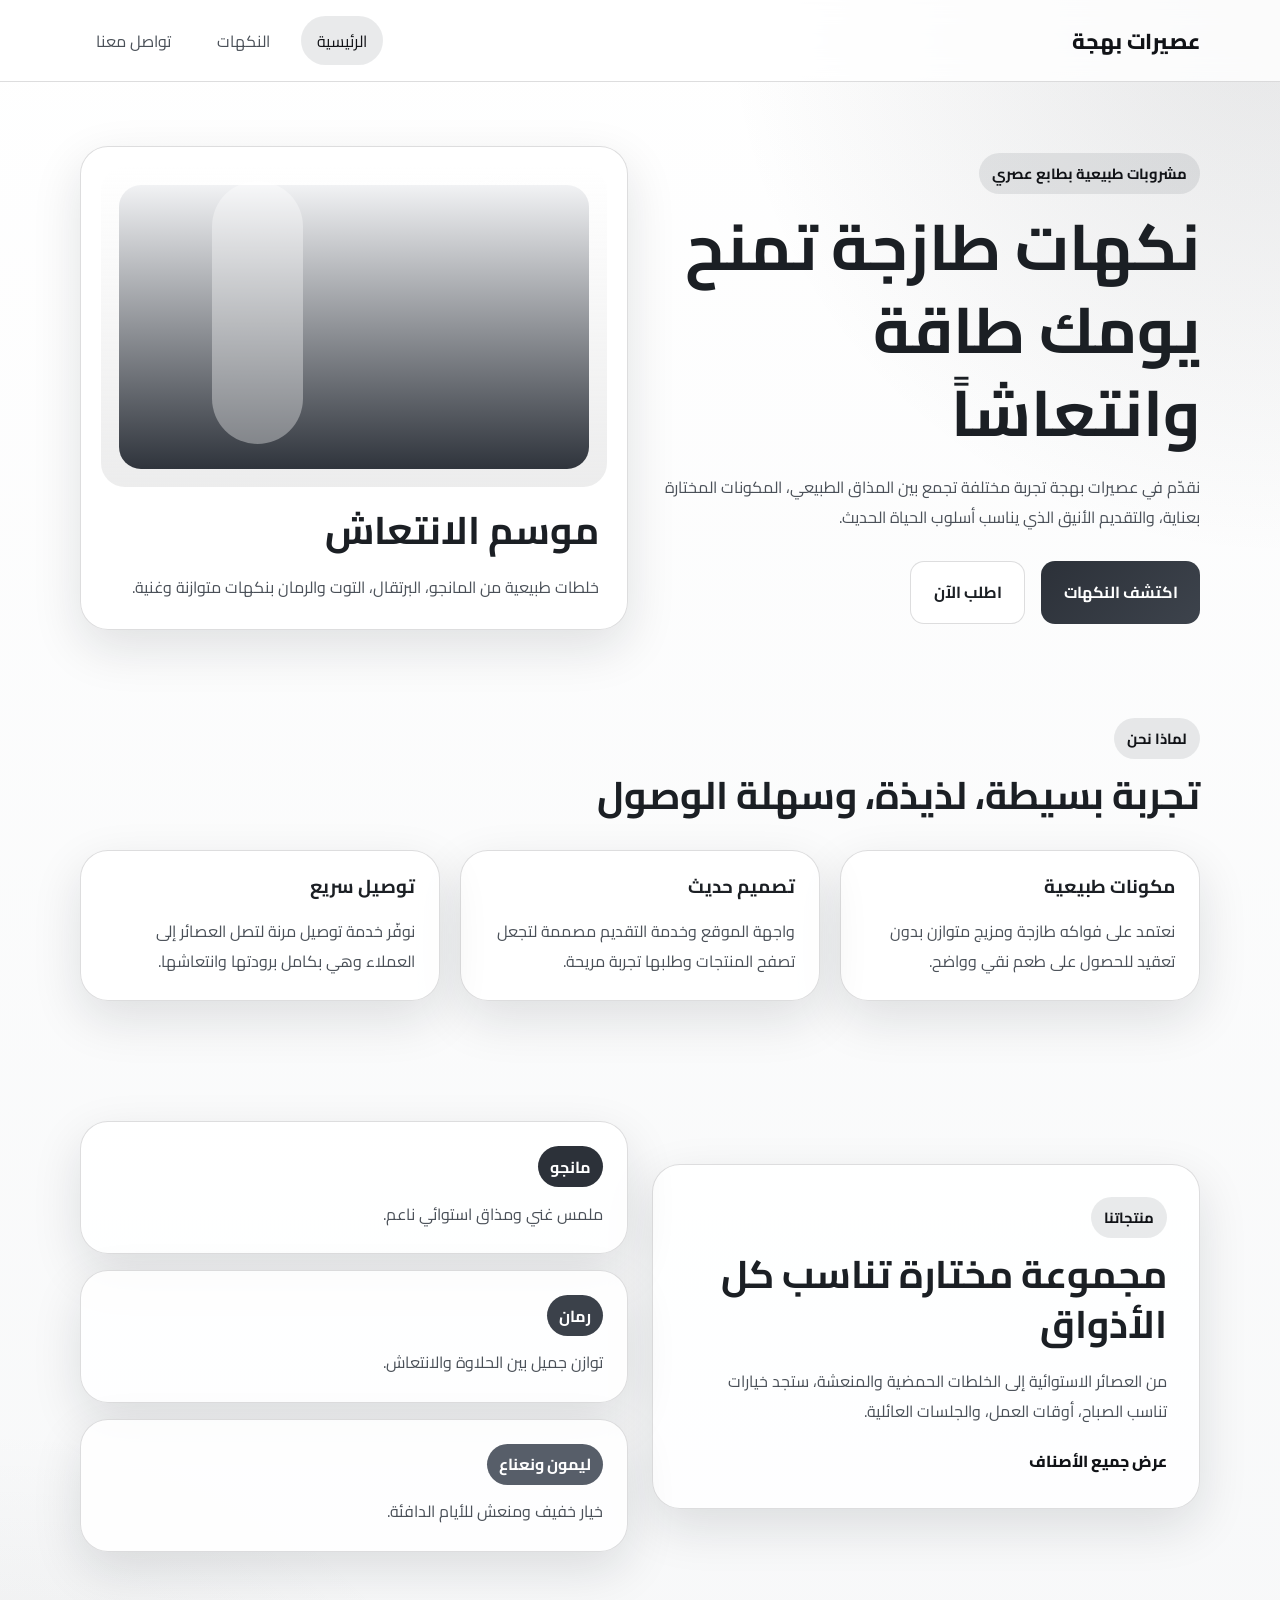
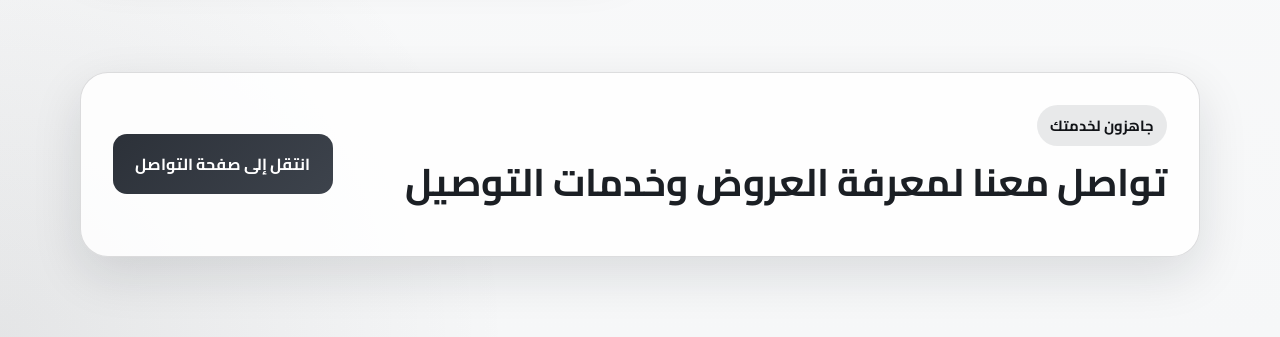
<file: index.html>
<!DOCTYPE html>
<html lang="ar" dir="rtl">
<head>
  <meta charset="UTF-8">
  <meta name="viewport" content="width=device-width, initial-scale=1.0">
  <title>عصيرات بهجة | الصفحة الرئيسية</title>
  <link rel="preconnect" href="https://fonts.googleapis.com">
  <link rel="preconnect" href="https://fonts.gstatic.com" crossorigin>
  <link href="https://fonts.googleapis.com/css2?family=Cairo:wght@400;600;700;800&display=swap" rel="stylesheet">
  <link rel="stylesheet" href="styles.css">
</head>
<body>
  <header class="site-header">
    <nav class="navbar container">
      <a class="brand" href="index.html">عصيرات بهجة</a>
      <div class="nav-links">
        <a class="active" href="index.html">الرئيسية</a>
        <a href="flavors.html">النكهات</a>
        <a href="contact.html">تواصل معنا</a>
      </div>
    </nav>
  </header>

  <main>
    <section class="hero">
      <div class="container hero-content">
        <div class="hero-text">
          <span class="eyebrow">مشروبات طبيعية بطابع عصري</span>
          <h1>نكهات طازجة تمنح يومك طاقة وانتعاشاً</h1>
          <p>
            نقدّم في عصيرات بهجة تجربة مختلفة تجمع بين المذاق الطبيعي، المكونات المختارة بعناية،
            والتقديم الأنيق الذي يناسب أسلوب الحياة الحديث.
          </p>
          <div class="hero-actions">
            <a class="btn btn-primary" href="flavors.html">اكتشف النكهات</a>
            <a class="btn btn-secondary" href="contact.html">اطلب الآن</a>
          </div>
        </div>
        <div class="hero-card">
          <div class="glass glass-mango"></div>
          <div class="hero-card-text">
            <h2>موسم الانتعاش</h2>
            <p>خلطات طبيعية من المانجو، البرتقال، التوت والرمان بنكهات متوازنة وغنية.</p>
          </div>
        </div>
      </div>
    </section>

    <section class="features section-space">
      <div class="container">
        <div class="section-heading">
          <span class="eyebrow">لماذا نحن</span>
          <h2>تجربة بسيطة، لذيذة، وسهلة الوصول</h2>
        </div>
        <div class="grid three-cols">
          <article class="info-card">
            <h3>مكونات طبيعية</h3>
            <p>نعتمد على فواكه طازجة ومزيج متوازن بدون تعقيد للحصول على طعم نقي وواضح.</p>
          </article>
          <article class="info-card">
            <h3>تصميم حديث</h3>
            <p>واجهة الموقع وخدمة التقديم مصممة لتجعل تصفح المنتجات وطلبها تجربة مريحة.</p>
          </article>
          <article class="info-card">
            <h3>توصيل سريع</h3>
            <p>نوفّر خدمة توصيل مرنة لتصل العصائر إلى العملاء وهي بكامل برودتها وانتعاشها.</p>
          </article>
        </div>
      </div>
    </section>

    <section class="highlight section-space">
      <div class="container highlight-layout">
        <div class="highlight-panel warm-panel">
          <span class="eyebrow">منتجاتنا</span>
          <h2>مجموعة مختارة تناسب كل الأذواق</h2>
          <p>
            من العصائر الاستوائية إلى الخلطات الحمضية والمنعشة، ستجد خيارات تناسب الصباح،
            أوقات العمل، والجلسات العائلية.
          </p>
          <a class="text-link" href="flavors.html">عرض جميع الأصناف</a>
        </div>
        <div class="mini-flavors">
          <div class="mini-card">
            <span class="flavor-badge badge-orange">مانجو</span>
            <p>ملمس غني ومذاق استوائي ناعم.</p>
          </div>
          <div class="mini-card">
            <span class="flavor-badge badge-red">رمان</span>
            <p>توازن جميل بين الحلاوة والانتعاش.</p>
          </div>
          <div class="mini-card">
            <span class="flavor-badge badge-yellow">ليمون ونعناع</span>
            <p>خيار خفيف ومنعش للأيام الدافئة.</p>
          </div>
        </div>
      </div>
    </section>

    <section class="cta section-space">
      <div class="container cta-box">
        <div>
          <span class="eyebrow">جاهزون لخدمتك</span>
          <h2>تواصل معنا لمعرفة العروض وخدمات التوصيل</h2>
        </div>
        <a class="btn btn-primary" href="contact.html">انتقل إلى صفحة التواصل</a>
      </div>
    </section>
  </main>
</body>
</html>
</file>
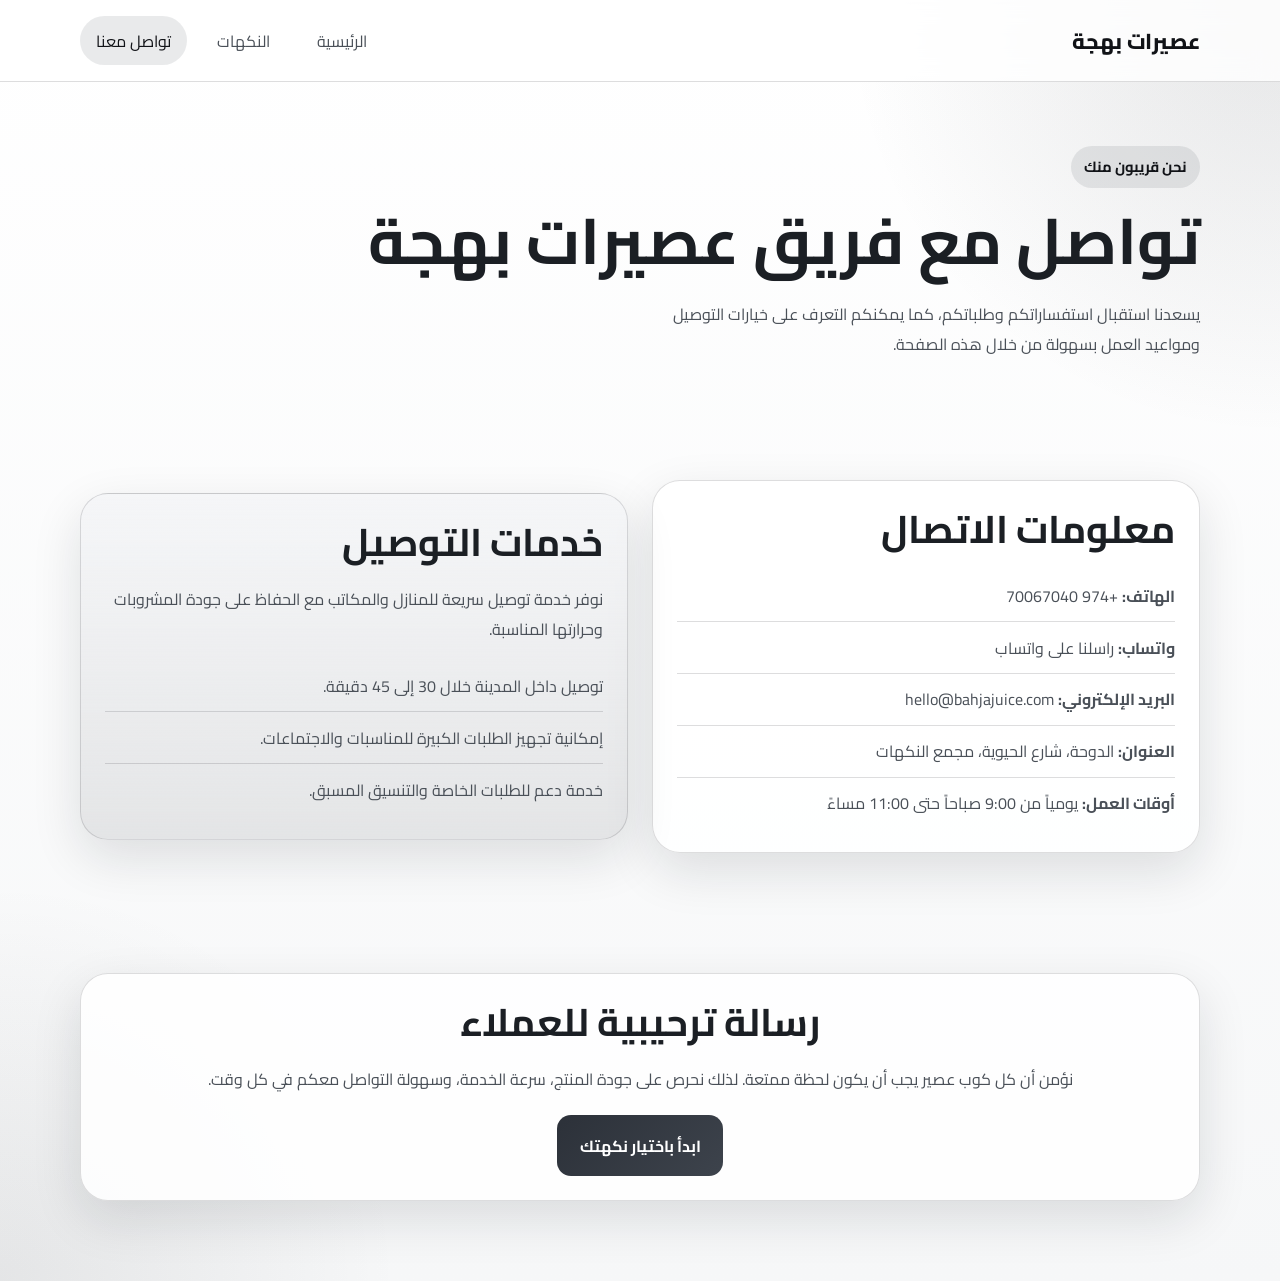
<file: contact.html>
<!DOCTYPE html>
<html lang="ar" dir="rtl">
<head>
  <meta charset="UTF-8">
  <meta name="viewport" content="width=device-width, initial-scale=1.0">
  <title>عصيرات بهجة | تواصل معنا</title>
  <link rel="preconnect" href="https://fonts.googleapis.com">
  <link rel="preconnect" href="https://fonts.gstatic.com" crossorigin>
  <link href="https://fonts.googleapis.com/css2?family=Cairo:wght@400;600;700;800&display=swap" rel="stylesheet">
  <link rel="stylesheet" href="styles.css">
</head>
<body>
  <header class="site-header">
    <nav class="navbar container">
      <a class="brand" href="index.html">عصيرات بهجة</a>
      <div class="nav-links">
        <a href="index.html">الرئيسية</a>
        <a href="flavors.html">النكهات</a>
        <a class="active" href="contact.html">تواصل معنا</a>
      </div>
    </nav>
  </header>

  <main>
    <section class="page-intro section-space">
      <div class="container">
        <span class="eyebrow">نحن قريبون منك</span>
        <h1>تواصل مع فريق عصيرات بهجة</h1>
        <p>
          يسعدنا استقبال استفساراتكم وطلباتكم، كما يمكنكم التعرف على خيارات التوصيل
          ومواعيد العمل بسهولة من خلال هذه الصفحة.
        </p>
      </div>
    </section>

    <section class="section-space">
      <div class="container contact-layout">
        <div class="contact-card">
          <h2>معلومات الاتصال</h2>
          <ul class="contact-list">
            <li><strong>الهاتف:</strong> <a href="tel:+97470067040">+974 70067040</a></li>
            <li><strong>واتساب:</strong> <a href="https://wa.me/97470067040" target="_blank" rel="noopener noreferrer">راسلنا على واتساب</a></li>
            <li><strong>البريد الإلكتروني:</strong> hello@bahjajuice.com</li>
            <li><strong>العنوان:</strong> الدوحة، شارع الحيوية، مجمع النكهات</li>
            <li><strong>أوقات العمل:</strong> يومياً من 9:00 صباحاً حتى 11:00 مساءً</li>
          </ul>
        </div>

        <div class="contact-card accent-card">
          <h2>خدمات التوصيل</h2>
          <p>نوفر خدمة توصيل سريعة للمنازل والمكاتب مع الحفاظ على جودة المشروبات وحرارتها المناسبة.</p>
          <ul class="delivery-list">
            <li>توصيل داخل المدينة خلال 30 إلى 45 دقيقة.</li>
            <li>إمكانية تجهيز الطلبات الكبيرة للمناسبات والاجتماعات.</li>
            <li>خدمة دعم للطلبات الخاصة والتنسيق المسبق.</li>
          </ul>
        </div>
      </div>
    </section>

    <section class="section-space">
      <div class="container inquiry-box">
        <h2>رسالة ترحيبية للعملاء</h2>
        <p>
          نؤمن أن كل كوب عصير يجب أن يكون لحظة ممتعة. لذلك نحرص على جودة المنتج،
          سرعة الخدمة، وسهولة التواصل معكم في كل وقت.
        </p>
        <a class="btn btn-primary" href="flavors.html">ابدأ باختيار نكهتك</a>
      </div>
    </section>
  </main>
</body>
</html>
</file>
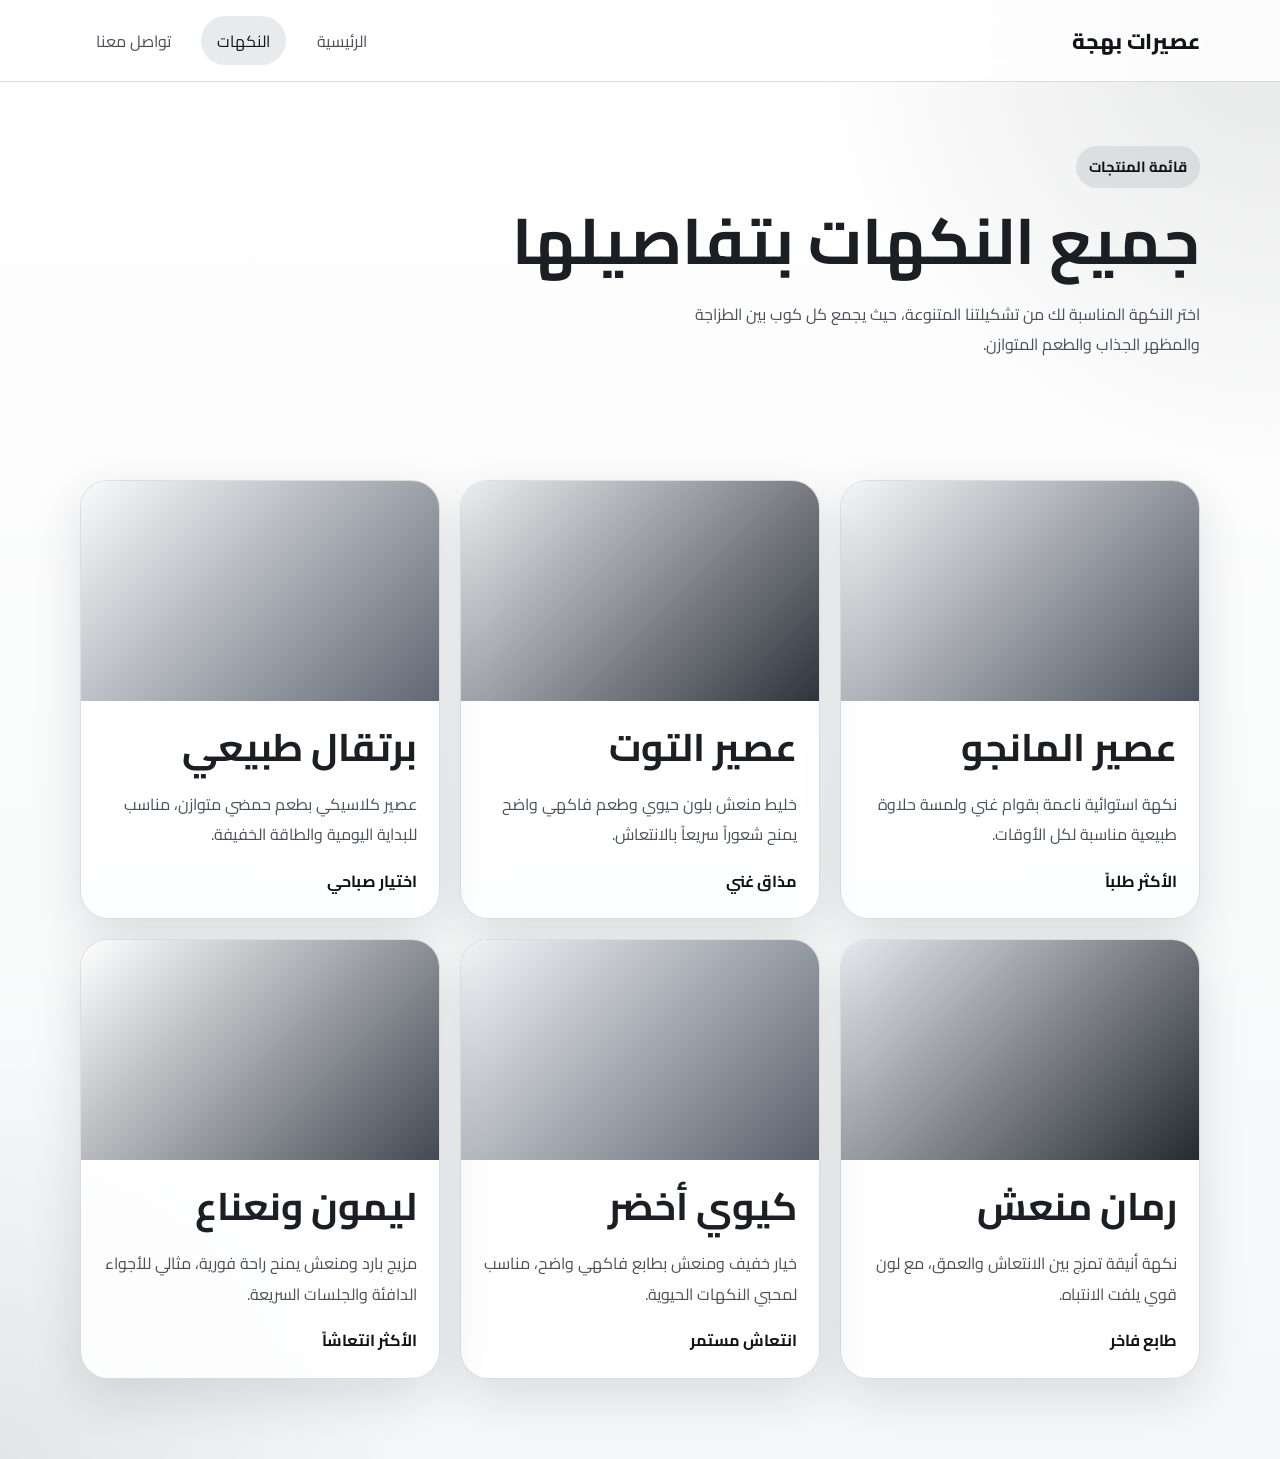
<file: flavors.html>
<!DOCTYPE html>
<html lang="ar" dir="rtl">
<head>
  <meta charset="UTF-8">
  <meta name="viewport" content="width=device-width, initial-scale=1.0">
  <title>عصيرات بهجة | النكهات</title>
  <link rel="preconnect" href="https://fonts.googleapis.com">
  <link rel="preconnect" href="https://fonts.gstatic.com" crossorigin>
  <link href="https://fonts.googleapis.com/css2?family=Cairo:wght@400;600;700;800&display=swap" rel="stylesheet">
  <link rel="stylesheet" href="styles.css">
</head>
<body>
  <header class="site-header">
    <nav class="navbar container">
      <a class="brand" href="index.html">عصيرات بهجة</a>
      <div class="nav-links">
        <a href="index.html">الرئيسية</a>
        <a class="active" href="flavors.html">النكهات</a>
        <a href="contact.html">تواصل معنا</a>
      </div>
    </nav>
  </header>

  <main>
    <section class="page-intro section-space">
      <div class="container">
        <span class="eyebrow">قائمة المنتجات</span>
        <h1>جميع النكهات بتفاصيلها</h1>
        <p>
          اختر النكهة المناسبة لك من تشكيلتنا المتنوعة، حيث يجمع كل كوب بين الطزاجة والمظهر الجذاب
          والطعم المتوازن.
        </p>
      </div>
    </section>

    <section class="section-space flavors-section">
      <div class="container grid flavor-grid">
        <article class="flavor-card">
          <div class="flavor-visual mango-bg"></div>
          <div class="flavor-content">
            <h2>عصير المانجو</h2>
            <p>نكهة استوائية ناعمة بقوام غني ولمسة حلاوة طبيعية مناسبة لكل الأوقات.</p>
            <span class="flavor-meta">الأكثر طلباً</span>
          </div>
        </article>

        <article class="flavor-card">
          <div class="flavor-visual berry-bg"></div>
          <div class="flavor-content">
            <h2>عصير التوت</h2>
            <p>خليط منعش بلون حيوي وطعم فاكهي واضح يمنح شعوراً سريعاً بالانتعاش.</p>
            <span class="flavor-meta">مذاق غني</span>
          </div>
        </article>

        <article class="flavor-card">
          <div class="flavor-visual citrus-bg"></div>
          <div class="flavor-content">
            <h2>برتقال طبيعي</h2>
            <p>عصير كلاسيكي بطعم حمضي متوازن، مناسب للبداية اليومية والطاقة الخفيفة.</p>
            <span class="flavor-meta">اختيار صباحي</span>
          </div>
        </article>

        <article class="flavor-card">
          <div class="flavor-visual pomegranate-bg"></div>
          <div class="flavor-content">
            <h2>رمان منعش</h2>
            <p>نكهة أنيقة تمزج بين الانتعاش والعمق، مع لون قوي يلفت الانتباه.</p>
            <span class="flavor-meta">طابع فاخر</span>
          </div>
        </article>

        <article class="flavor-card">
          <div class="flavor-visual kiwi-bg"></div>
          <div class="flavor-content">
            <h2>كيوي أخضر</h2>
            <p>خيار خفيف ومنعش بطابع فاكهي واضح، مناسب لمحبي النكهات الحيوية.</p>
            <span class="flavor-meta">انتعاش مستمر</span>
          </div>
        </article>

        <article class="flavor-card">
          <div class="flavor-visual mint-bg"></div>
          <div class="flavor-content">
            <h2>ليمون ونعناع</h2>
            <p>مزيج بارد ومنعش يمنح راحة فورية، مثالي للأجواء الدافئة والجلسات السريعة.</p>
            <span class="flavor-meta">الأكثر انتعاشاً</span>
          </div>
        </article>
      </div>
    </section>
  </main>
</body>
</html>
</file>
<file: styles.css>
:root {
  --bg: #f6f7f8;
  --surface: rgba(255, 255, 255, 0.86);
  --surface-strong: #ffffff;
  --text: #1b1f24;
  --muted: #4a5058;
  --primary: #2c3139;
  --primary-dark: #111317;
  --secondary: #d7dbe1;
  --accent: #3d434c;
  --line: rgba(17, 19, 23, 0.14);
  --shadow: 0 18px 50px rgba(20, 24, 30, 0.12);
}

* {
  box-sizing: border-box;
}

body {
  margin: 0;
  font-family: "Cairo", sans-serif;
  color: var(--text);
  background:
    radial-gradient(circle at top right, rgba(44, 49, 57, 0.12), transparent 24%),
    radial-gradient(circle at bottom left, rgba(17, 19, 23, 0.08), transparent 22%),
    linear-gradient(180deg, #ffffff 0%, var(--bg) 100%);
}

a {
  color: inherit;
  text-decoration: none;
}

.container {
  width: min(1120px, calc(100% - 2rem));
  margin: 0 auto;
}

.section-space {
  padding: 2.5rem 0 5rem;
}

.site-header {
  position: sticky;
  top: 0;
  z-index: 10;
  backdrop-filter: blur(14px);
  background: rgba(255, 255, 255, 0.82);
  border-bottom: 1px solid var(--line);
}

.navbar {
  display: flex;
  align-items: center;
  justify-content: space-between;
  gap: 1rem;
  padding: 1rem 0;
}

.brand {
  font-size: 1.35rem;
  font-weight: 800;
  color: var(--primary-dark);
}

.nav-links {
  display: flex;
  align-items: center;
  gap: 0.9rem;
  flex-wrap: wrap;
}

.nav-links a {
  padding: 0.6rem 1rem;
  border-radius: 999px;
  color: var(--muted);
  transition: 0.2s ease;
}

.nav-links a:hover,
.nav-links a.active {
  background: rgba(44, 49, 57, 0.1);
  color: var(--primary-dark);
}

.hero {
  padding: 4rem 0 3rem;
}

.hero-content,
.highlight-layout,
.contact-layout {
  display: grid;
  grid-template-columns: repeat(2, minmax(0, 1fr));
  gap: 1.5rem;
  align-items: center;
}

.eyebrow {
  display: inline-block;
  margin-bottom: 0.75rem;
  color: var(--primary-dark);
  background: rgba(44, 49, 57, 0.1);
  padding: 0.45rem 0.8rem;
  border-radius: 999px;
  font-size: 0.92rem;
  font-weight: 700;
}

h1,
h2,
h3 {
  margin: 0 0 1rem;
  line-height: 1.3;
}

h1 {
  font-size: clamp(2.2rem, 5vw, 4.3rem);
}

h2 {
  font-size: clamp(1.7rem, 3vw, 2.6rem);
}

p {
  margin: 0;
  line-height: 1.9;
  color: var(--muted);
}

.hero-text p,
.page-intro p {
  max-width: 60ch;
}

.hero-actions {
  display: flex;
  gap: 1rem;
  flex-wrap: wrap;
  margin-top: 1.8rem;
}

.btn {
  display: inline-flex;
  align-items: center;
  justify-content: center;
  padding: 0.95rem 1.4rem;
  border-radius: 14px;
  font-weight: 700;
  transition: transform 0.2s ease, box-shadow 0.2s ease;
}

.btn:hover {
  transform: translateY(-2px);
  box-shadow: var(--shadow);
}

.btn-primary {
  color: #fff;
  background: linear-gradient(135deg, var(--primary), var(--accent));
}

.btn-secondary {
  background: rgba(255, 255, 255, 0.85);
  border: 1px solid var(--line);
}

.hero-card,
.info-card,
.highlight-panel,
.mini-card,
.flavor-card,
.contact-card,
.cta-box,
.inquiry-box {
  background: var(--surface);
  border: 1px solid var(--line);
  border-radius: 28px;
  box-shadow: var(--shadow);
}

.hero-card {
  padding: 1.25rem;
}

.glass {
  height: 320px;
  border-radius: 24px;
  position: relative;
  overflow: hidden;
  background: linear-gradient(180deg, rgba(255, 255, 255, 0.75), rgba(44, 49, 57, 0.08));
}

.glass::before {
  content: "";
  position: absolute;
  inset: 18px;
  border-radius: 22px;
  background: linear-gradient(180deg, #f1f2f4, #2f343c);
}

.glass::after {
  content: "";
  position: absolute;
  top: 14px;
  left: 22%;
  width: 18%;
  height: 82%;
  border-radius: 999px;
  background: rgba(255, 255, 255, 0.35);
}

.glass-mango {
  background:
    radial-gradient(circle at 80% 20%, rgba(255, 255, 255, 0.55), transparent 12%),
    linear-gradient(180deg, rgba(255, 255, 255, 0.45), rgba(17, 19, 23, 0.08));
}

.hero-card-text {
  padding: 1.2rem 0.5rem 0.4rem;
}

.section-heading {
  margin-bottom: 1.8rem;
}

.grid {
  display: grid;
  gap: 1.25rem;
}

.three-cols {
  grid-template-columns: repeat(3, minmax(0, 1fr));
}

.info-card,
.mini-card,
.contact-card,
.inquiry-box {
  padding: 1.5rem;
}

.warm-panel {
  padding: 2rem;
}

.text-link {
  display: inline-block;
  margin-top: 1.2rem;
  color: var(--primary-dark);
  font-weight: 800;
}

.mini-flavors {
  display: grid;
  gap: 1rem;
}

.flavor-badge {
  display: inline-block;
  margin-bottom: 0.7rem;
  padding: 0.35rem 0.75rem;
  border-radius: 999px;
  font-weight: 700;
  color: #fff;
}

.badge-orange {
  background: #2c3139;
}

.badge-red {
  background: #3b414a;
}

.badge-yellow {
  background: #575e69;
}

.cta-box {
  padding: 2rem;
  display: flex;
  align-items: center;
  justify-content: space-between;
  gap: 1rem;
}

.page-intro {
  padding-top: 4rem;
}

.flavor-grid {
  grid-template-columns: repeat(3, minmax(0, 1fr));
}

.flavor-card {
  overflow: hidden;
}

.flavor-visual {
  height: 220px;
}

.flavor-content {
  padding: 1.4rem;
}

.flavor-meta {
  display: inline-block;
  margin-top: 1rem;
  color: var(--primary-dark);
  font-weight: 700;
}

.mango-bg {
  background: linear-gradient(135deg, #f6f7f9, #4d545f);
}

.berry-bg {
  background: linear-gradient(135deg, #eceef1, #2f343c);
}

.citrus-bg {
  background: linear-gradient(135deg, #f9fafb, #606874);
}

.pomegranate-bg {
  background: linear-gradient(135deg, #e6e9ee, #252a31);
}

.kiwi-bg {
  background: linear-gradient(135deg, #f2f4f7, #59616d);
}

.mint-bg {
  background: linear-gradient(135deg, #ffffff, #434a54);
}

.accent-card {
  background: linear-gradient(180deg, rgba(244, 245, 247, 0.92), rgba(44, 49, 57, 0.1));
}

.contact-list,
.delivery-list {
  margin: 1rem 0 0;
  padding: 0;
  list-style: none;
}

.contact-list li,
.delivery-list li {
  padding: 0.65rem 0;
  color: var(--muted);
  border-bottom: 1px solid var(--line);
}

.contact-list li:last-child,
.delivery-list li:last-child {
  border-bottom: 0;
}

.inquiry-box {
  text-align: center;
}

.inquiry-box .btn {
  margin-top: 1.3rem;
}

@media (max-width: 900px) {
  .hero-content,
  .highlight-layout,
  .contact-layout,
  .three-cols,
  .flavor-grid,
  .cta-box {
    grid-template-columns: 1fr;
  }

  .cta-box {
    display: grid;
  }
}

@media (max-width: 640px) {
  .navbar {
    flex-direction: column;
    align-items: flex-start;
  }

  .nav-links {
    width: 100%;
  }

  .nav-links a {
    flex: 1 1 auto;
    text-align: center;
  }

  .hero {
    padding-top: 2.4rem;
  }

  .glass {
    height: 240px;
  }

  .section-space {
    padding: 2rem 0 4rem;
  }
}
</file>
